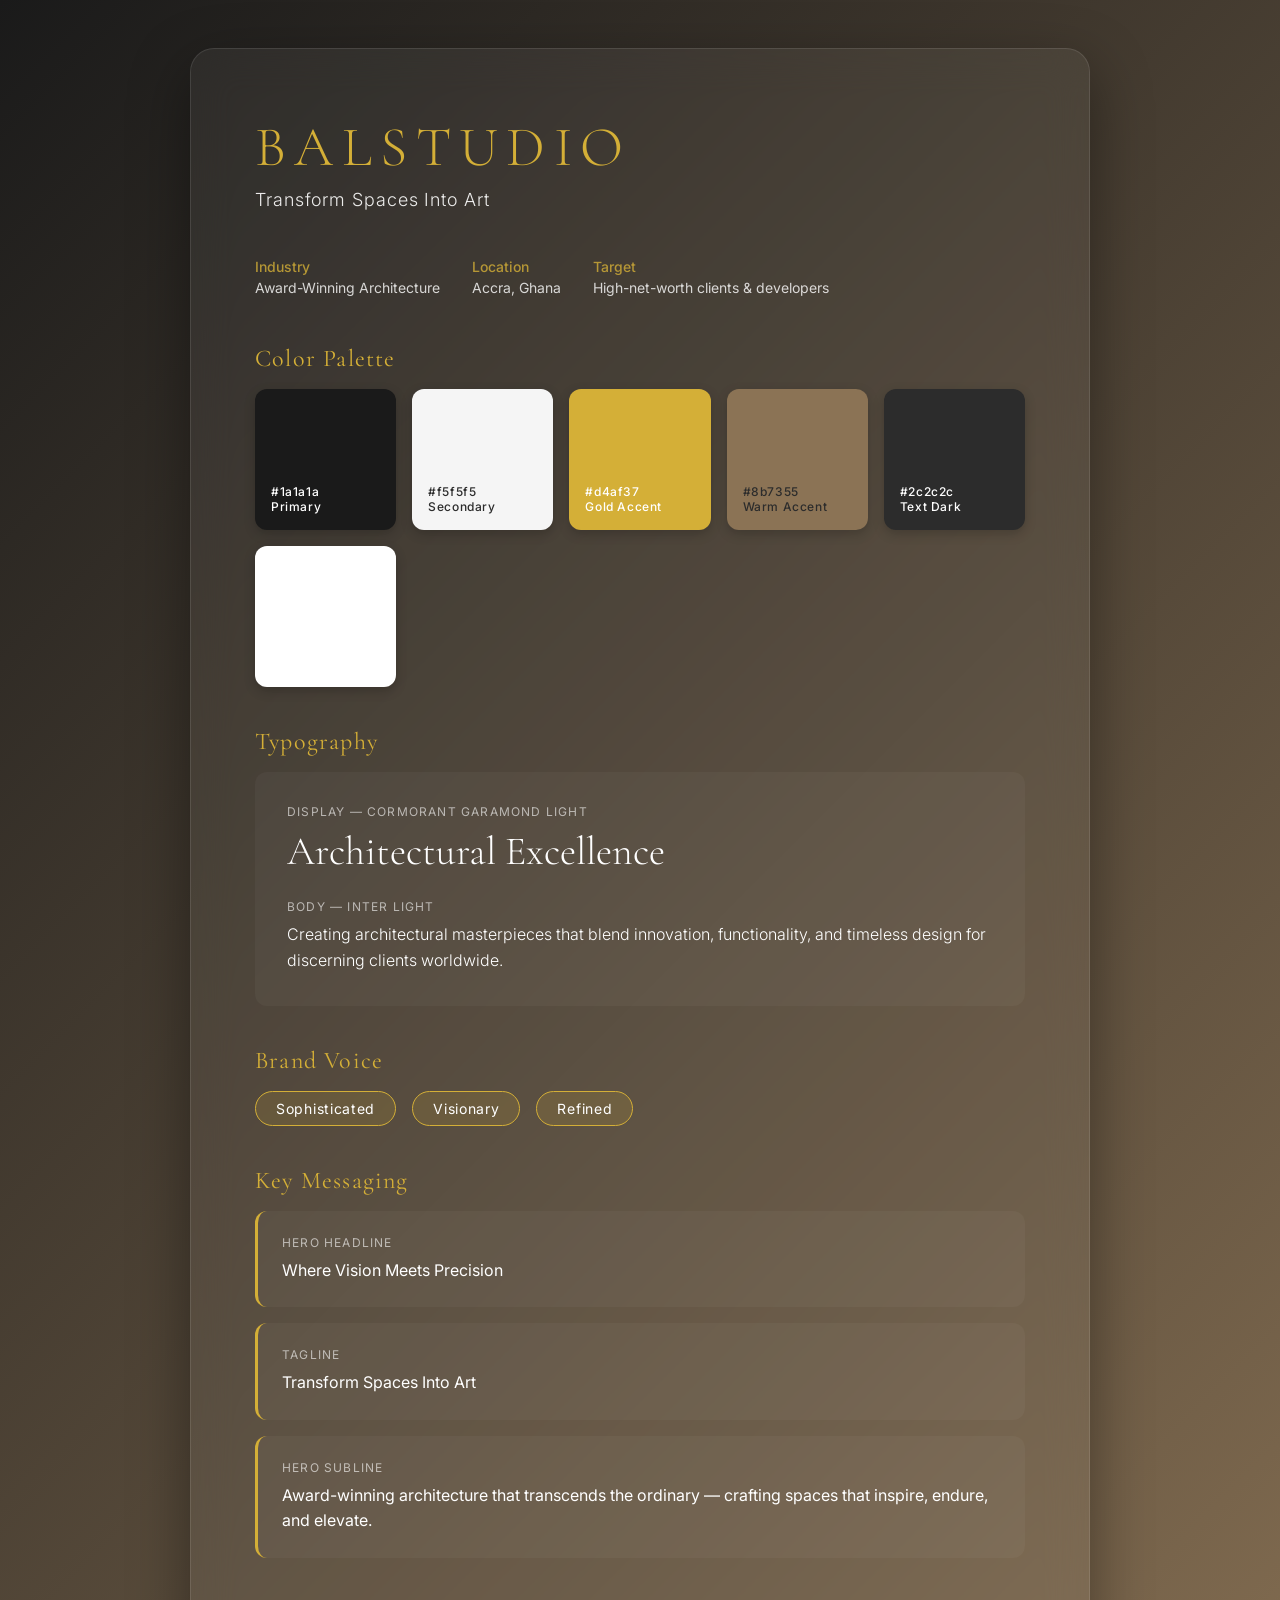
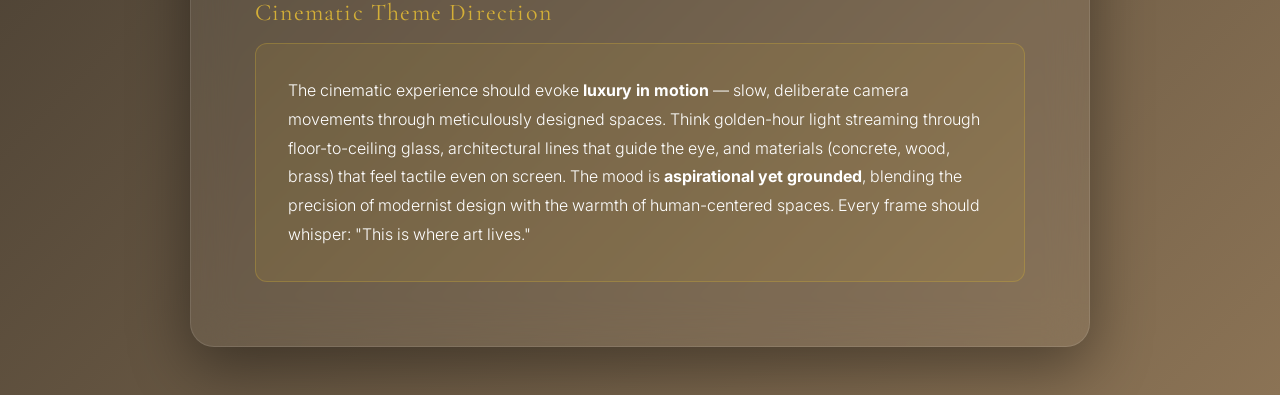
<file: balstudio-cinematic/brand-card.html>
<!DOCTYPE html>
<html lang="en">
<head>
    <meta charset="UTF-8">
    <meta name="viewport" content="width=device-width, initial-scale=1.0">
    <title>Balstudio — Brand Card</title>
    <link rel="preconnect" href="https://fonts.googleapis.com">
    <link rel="preconnect" href="https://fonts.gstatic.com" crossorigin>
    <link href="https://fonts.googleapis.com/css2?family=Cormorant+Garamond:wght@300;400;600&family=Inter:wght@300;400;500&display=swap" rel="stylesheet">
    <style>
        * {
            margin: 0;
            padding: 0;
            box-sizing: border-box;
        }

        :root {
            --primary: #1a1a1a;
            --secondary: #f5f5f5;
            --accent-gold: #d4af37;
            --accent-warm: #8b7355;
            --text-dark: #2c2c2c;
            --text-light: #ffffff;
        }

        body {
            font-family: 'Inter', sans-serif;
            background: linear-gradient(135deg, var(--primary) 0%, var(--accent-warm) 100%);
            color: var(--text-light);
            padding: 3rem 1.5rem;
            min-height: 100vh;
            display: flex;
            align-items: center;
            justify-content: center;
        }

        .card {
            max-width: 900px;
            background: rgba(255, 255, 255, 0.05);
            backdrop-filter: blur(20px);
            border: 1px solid rgba(255, 255, 255, 0.1);
            border-radius: 24px;
            padding: 4rem;
            box-shadow: 0 20px 60px rgba(0, 0, 0, 0.4);
        }

        .logo {
            font-family: 'Cormorant Garamond', serif;
            font-size: 3.5rem;
            font-weight: 300;
            letter-spacing: 0.15em;
            text-transform: uppercase;
            margin-bottom: 0.5rem;
            color: var(--accent-gold);
        }

        .tagline {
            font-size: 1.125rem;
            font-weight: 300;
            letter-spacing: 0.05em;
            margin-bottom: 3rem;
            opacity: 0.9;
        }

        .meta {
            display: flex;
            gap: 2rem;
            margin-bottom: 3rem;
            flex-wrap: wrap;
        }

        .meta-item {
            font-size: 0.875rem;
            opacity: 0.8;
        }

        .meta-item strong {
            display: block;
            font-weight: 500;
            margin-bottom: 0.25rem;
            color: var(--accent-gold);
        }

        h2 {
            font-family: 'Cormorant Garamond', serif;
            font-size: 1.5rem;
            font-weight: 400;
            margin: 2.5rem 0 1rem;
            color: var(--accent-gold);
            letter-spacing: 0.05em;
        }

        .colors {
            display: grid;
            grid-template-columns: repeat(auto-fit, minmax(120px, 1fr));
            gap: 1rem;
            margin-bottom: 2rem;
        }

        .color-swatch {
            aspect-ratio: 1;
            border-radius: 12px;
            display: flex;
            align-items: flex-end;
            padding: 1rem;
            font-size: 0.75rem;
            font-weight: 500;
            letter-spacing: 0.05em;
            box-shadow: 0 4px 12px rgba(0, 0, 0, 0.2);
        }

        .color-swatch.dark {
            color: var(--text-light);
        }

        .color-swatch.light {
            color: var(--text-dark);
        }

        .typography {
            background: rgba(255, 255, 255, 0.03);
            padding: 2rem;
            border-radius: 12px;
            margin-bottom: 2rem;
        }

        .font-sample {
            margin-bottom: 1.5rem;
        }

        .font-sample:last-child {
            margin-bottom: 0;
        }

        .font-name {
            font-size: 0.75rem;
            text-transform: uppercase;
            letter-spacing: 0.1em;
            opacity: 0.6;
            margin-bottom: 0.5rem;
        }

        .display-font {
            font-family: 'Cormorant Garamond', serif;
            font-size: 2.5rem;
            font-weight: 300;
            line-height: 1.2;
        }

        .body-font {
            font-family: 'Inter', sans-serif;
            font-size: 1rem;
            line-height: 1.6;
            font-weight: 300;
        }

        .voice {
            display: flex;
            gap: 1rem;
            flex-wrap: wrap;
            margin-bottom: 2rem;
        }

        .voice-tag {
            background: rgba(212, 175, 55, 0.15);
            border: 1px solid var(--accent-gold);
            padding: 0.5rem 1.25rem;
            border-radius: 24px;
            font-size: 0.875rem;
            font-weight: 400;
            letter-spacing: 0.05em;
        }

        .content-block {
            background: rgba(255, 255, 255, 0.03);
            padding: 1.5rem;
            border-radius: 12px;
            margin-bottom: 1rem;
            border-left: 3px solid var(--accent-gold);
        }

        .content-label {
            font-size: 0.75rem;
            text-transform: uppercase;
            letter-spacing: 0.1em;
            opacity: 0.6;
            margin-bottom: 0.5rem;
        }

        .content-text {
            font-size: 1rem;
            line-height: 1.6;
        }

        .theme-direction {
            background: rgba(212, 175, 55, 0.1);
            padding: 2rem;
            border-radius: 12px;
            border: 1px solid rgba(212, 175, 55, 0.3);
            font-size: 1rem;
            line-height: 1.8;
            font-weight: 300;
        }

        @media (max-width: 640px) {
            .card {
                padding: 2rem;
            }

            .logo {
                font-size: 2.5rem;
            }

            .display-font {
                font-size: 2rem;
            }
        }
    </style>
</head>
<body>
    <div class="card">
        <div class="logo">Balstudio</div>
        <div class="tagline">Transform Spaces Into Art</div>

        <div class="meta">
            <div class="meta-item">
                <strong>Industry</strong>
                Award-Winning Architecture
            </div>
            <div class="meta-item">
                <strong>Location</strong>
                Accra, Ghana
            </div>
            <div class="meta-item">
                <strong>Target</strong>
                High-net-worth clients & developers
            </div>
        </div>

        <h2>Color Palette</h2>
        <div class="colors">
            <div class="color-swatch dark" style="background: #1a1a1a;">
                #1a1a1a<br>Primary
            </div>
            <div class="color-swatch light" style="background: #f5f5f5;">
                #f5f5f5<br>Secondary
            </div>
            <div class="color-swatch dark" style="background: #d4af37;">
                #d4af37<br>Gold Accent
            </div>
            <div class="color-swatch light" style="background: #8b7355;">
                #8b7355<br>Warm Accent
            </div>
            <div class="color-swatch dark" style="background: #2c2c2c;">
                #2c2c2c<br>Text Dark
            </div>
            <div class="color-swatch dark" style="background: #ffffff;">
                #ffffff<br>Text Light
            </div>
        </div>

        <h2>Typography</h2>
        <div class="typography">
            <div class="font-sample">
                <div class="font-name">Display — Cormorant Garamond Light</div>
                <div class="display-font">Architectural Excellence</div>
            </div>
            <div class="font-sample">
                <div class="font-name">Body — Inter Light</div>
                <div class="body-font">Creating architectural masterpieces that blend innovation, functionality, and timeless design for discerning clients worldwide.</div>
            </div>
        </div>

        <h2>Brand Voice</h2>
        <div class="voice">
            <div class="voice-tag">Sophisticated</div>
            <div class="voice-tag">Visionary</div>
            <div class="voice-tag">Refined</div>
        </div>

        <h2>Key Messaging</h2>
        <div class="content-block">
            <div class="content-label">Hero Headline</div>
            <div class="content-text">Where Vision Meets Precision</div>
        </div>
        <div class="content-block">
            <div class="content-label">Tagline</div>
            <div class="content-text">Transform Spaces Into Art</div>
        </div>
        <div class="content-block">
            <div class="content-label">Hero Subline</div>
            <div class="content-text">Award-winning architecture that transcends the ordinary — crafting spaces that inspire, endure, and elevate.</div>
        </div>

        <h2>Cinematic Theme Direction</h2>
        <div class="theme-direction">
            The cinematic experience should evoke <strong>luxury in motion</strong> — slow, deliberate camera movements through meticulously designed spaces. Think golden-hour light streaming through floor-to-ceiling glass, architectural lines that guide the eye, and materials (concrete, wood, brass) that feel tactile even on screen. The mood is <strong>aspirational yet grounded</strong>, blending the precision of modernist design with the warmth of human-centered spaces. Every frame should whisper: "This is where art lives."
        </div>
    </div>
</body>
</html>
</file>
